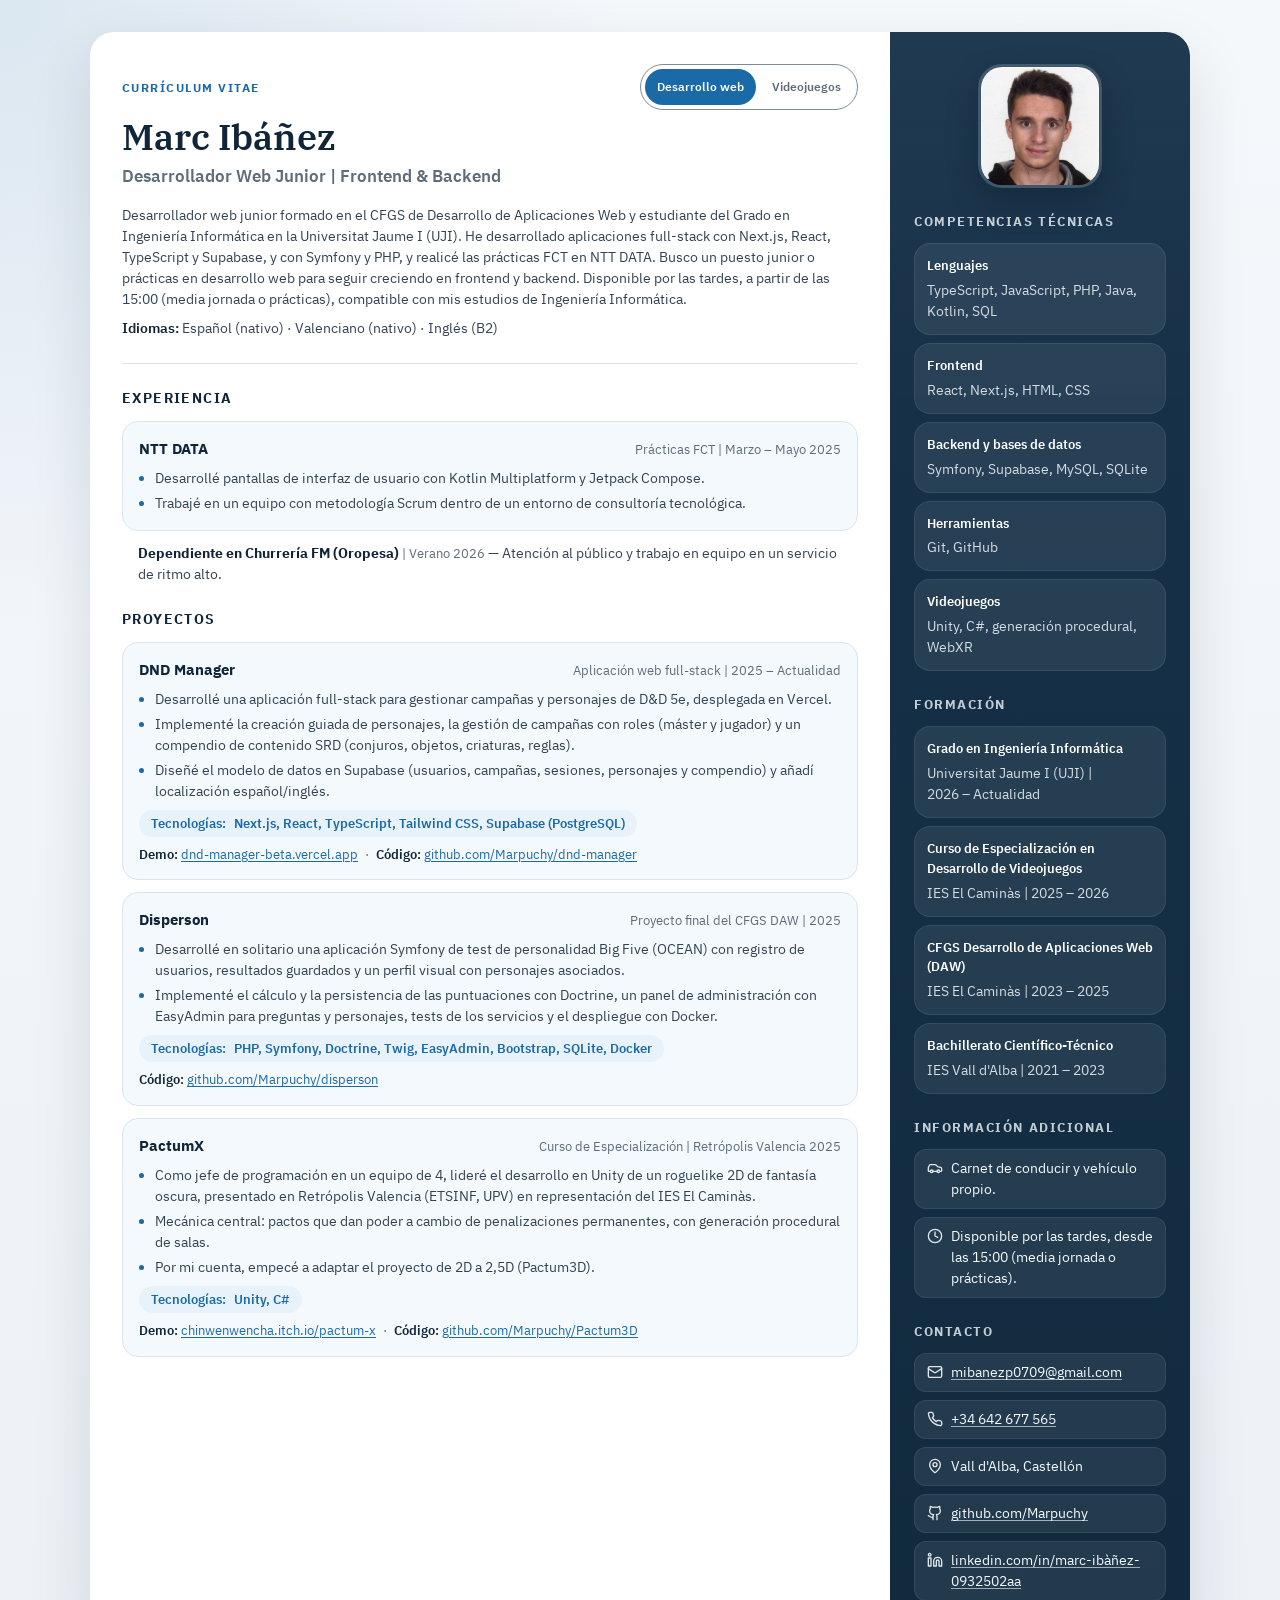
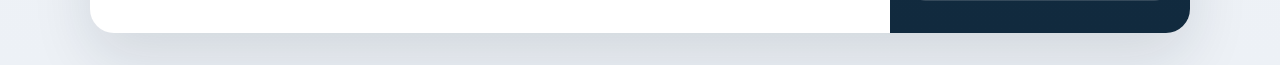
<file: index.html>
<!DOCTYPE html>
<html lang="es">
<head>
    <meta charset="UTF-8">
    <meta name="viewport" content="width=device-width, initial-scale=1.0">
    <meta name="description" content="Currículum de Marc Ibáñez, desarrollador web junior (TypeScript, Next.js, React, Symfony, PHP).">
    <title>Currículum | Marc Ibáñez – Desarrollador web junior</title>
    <link rel="preload" href="fonts/ibm-plex-sans-latin-400-normal.woff2" as="font" type="font/woff2" crossorigin>
    <link rel="stylesheet" href="styles.css">
</head>
<body>
<!-- Generado por build.js a partir de data/cv.json: no editar a mano.
     El orden del DOM es el orden de lectura del PDF (ATS). -->
<main class="resume">
    <div class="content">
        <header class="hero">
            <div class="hero-top">
                <p class="eyebrow">Currículum Vitae</p>
                <nav class="version-switcher" aria-label="Versión del currículum">
                    <a class="version-link" href="." aria-current="page">Desarrollo web</a>
                    <a class="version-link" href="videojuegos/">Videojuegos</a>
                </nav>
            </div>

            <h1>Marc Ibáñez</h1>
            <p class="role">Desarrollador Web Junior | Frontend &amp; Backend</p>
            <p class="summary">Desarrollador web junior formado en el CFGS de Desarrollo de Aplicaciones Web y estudiante del Grado en Ingeniería Informática en la Universitat Jaume I (UJI). He desarrollado aplicaciones full-stack con Next.js, React, TypeScript y Supabase, y con Symfony y PHP, y realicé las prácticas FCT en NTT DATA. Busco un puesto junior o prácticas en desarrollo web para seguir creciendo en frontend y backend. Disponible por las tardes, a partir de las 15:00 (media jornada o prácticas), compatible con mis estudios de Ingeniería Informática.</p>
            <p class="spoken-languages"><strong>Idiomas:</strong> Español (nativo) · Valenciano (nativo) · Inglés (B2)</p>
        </header>

        <section class="section">
            <h2 class="section-title">Experiencia</h2>

            <article class="entry">
                <div class="entry-head">
                    <h3>NTT DATA</h3>
                    <span class="entry-meta">Prácticas FCT | Marzo – Mayo 2025</span>
                </div>
                <ul class="bullets">
                    <li>Desarrollé pantallas de interfaz de usuario con Kotlin Multiplatform y Jetpack Compose.</li>
                    <li>Trabajé en un equipo con metodología Scrum dentro de un entorno de consultoría tecnológica.</li>
                </ul>
            </article>

            <p class="entry-compact"><strong>Dependiente en Churrería FM (Oropesa)</strong> <span class="entry-meta">| Verano 2026</span> — Atención al público y trabajo en equipo en un servicio de ritmo alto.</p>
        </section>

        <section class="section">
            <h2 class="section-title">Proyectos</h2>

            <article class="entry">
                <div class="entry-head">
                    <h3>DND Manager</h3>
                    <span class="entry-meta">Aplicación web full-stack | 2025 – Actualidad</span>
                </div>
                <ul class="bullets">
                    <li>Desarrollé una aplicación full-stack para gestionar campañas y personajes de D&amp;D 5e, desplegada en Vercel.</li>
                    <li>Implementé la creación guiada de personajes, la gestión de campañas con roles (máster y jugador) y un compendio de contenido SRD (conjuros, objetos, criaturas, reglas).</li>
                    <li>Diseñé el modelo de datos en Supabase (usuarios, campañas, sesiones, personajes y compendio) y añadí localización español/inglés.</li>
                </ul>
                <p class="tech-line"><span class="tech-label">Tecnologías:</span> Next.js, React, TypeScript, Tailwind CSS, Supabase (PostgreSQL)</p>
                <p class="links-line"><span class="link-label">Demo:</span> <a href="https://dnd-manager-beta.vercel.app" target="_blank" rel="noreferrer"><span class="nobr">dnd-manager-beta.vercel.app</span></a> <span class="sep" aria-hidden="true">·</span> <span class="link-label">Código:</span> <a href="https://github.com/Marpuchy/dnd-manager" target="_blank" rel="noreferrer"><span class="nobr">github.com/Marpuchy/dnd-manager</span></a></p>
            </article>

            <article class="entry">
                <div class="entry-head">
                    <h3>Disperson</h3>
                    <span class="entry-meta">Proyecto final del CFGS DAW | 2025</span>
                </div>
                <ul class="bullets">
                    <li>Desarrollé en solitario una aplicación Symfony de test de personalidad Big Five (OCEAN) con registro de usuarios, resultados guardados y un perfil visual con personajes asociados.</li>
                    <li>Implementé el cálculo y la persistencia de las puntuaciones con Doctrine, un panel de administración con EasyAdmin para preguntas y personajes, tests de los servicios y el despliegue con Docker.</li>
                </ul>
                <p class="tech-line"><span class="tech-label">Tecnologías:</span> PHP, Symfony, Doctrine, Twig, EasyAdmin, Bootstrap, SQLite, Docker</p>
                <p class="links-line"><span class="link-label">Código:</span> <a href="https://github.com/Marpuchy/disperson" target="_blank" rel="noreferrer"><span class="nobr">github.com/Marpuchy/disperson</span></a></p>
            </article>

            <article class="entry">
                <div class="entry-head">
                    <h3>PactumX</h3>
                    <span class="entry-meta">Curso de Especialización | Retrópolis Valencia 2025</span>
                </div>
                <ul class="bullets">
                    <li>Como jefe de programación en un equipo de 4, lideré el desarrollo en Unity de un roguelike 2D de fantasía oscura, presentado en Retrópolis Valencia (ETSINF, UPV) en representación del IES El Caminàs.</li>
                    <li>Mecánica central: pactos que dan poder a cambio de penalizaciones permanentes, con generación procedural de salas.</li>
                    <li>Por mi cuenta, empecé a adaptar el proyecto de 2D a 2,5D (Pactum3D).</li>
                </ul>
                <p class="tech-line"><span class="tech-label">Tecnologías:</span> Unity, C#</p>
                <p class="links-line"><span class="link-label">Demo:</span> <a href="https://chinwenwencha.itch.io/pactum-x" target="_blank" rel="noreferrer"><span class="nobr">chinwenwencha.itch.io/pactum-x</span></a> <span class="sep" aria-hidden="true">·</span> <span class="link-label">Código:</span> <a href="https://github.com/Marpuchy/Pactum3D" target="_blank" rel="noreferrer"><span class="nobr">github.com/Marpuchy/Pactum3D</span></a></p>
            </article>
        </section>
    </div>

    <aside class="sidebar">
        <img src="img.png" alt="Foto de perfil de Marc Ibáñez" class="profile-picture">

        <section class="panel">
            <h2 class="panel-title">Competencias técnicas</h2>
            <div class="skill-group">
                <h3>Lenguajes</h3>
                <p>TypeScript, JavaScript, PHP, Java, Kotlin, SQL</p>
            </div>
            <div class="skill-group">
                <h3>Frontend</h3>
                <p>React, Next.js, HTML, CSS</p>
            </div>
            <div class="skill-group">
                <h3>Backend y bases de datos</h3>
                <p>Symfony, Supabase, MySQL, SQLite</p>
            </div>
            <div class="skill-group">
                <h3>Herramientas</h3>
                <p>Git, GitHub</p>
            </div>
            <div class="skill-group">
                <h3>Videojuegos</h3>
                <p>Unity, C#, generación procedural, WebXR</p>
            </div>
        </section>

        <section class="panel">
            <h2 class="panel-title">Formación</h2>
            <div class="study">
                <h3>Grado en Ingeniería Informática</h3>
                <p>Universitat Jaume I (UJI) | <span class="dates">2026 – Actualidad</span></p>
            </div>
            <div class="study">
                <h3>Curso de Especialización en Desarrollo de Videojuegos</h3>
                <p>IES El Caminàs | <span class="dates">2025 – 2026</span></p>
            </div>
            <div class="study">
                <h3>CFGS Desarrollo de Aplicaciones Web (DAW)</h3>
                <p>IES El Caminàs | <span class="dates">2023 – 2025</span></p>
            </div>
            <div class="study">
                <h3>Bachillerato Científico-Técnico</h3>
                <p>IES Vall d'Alba | <span class="dates">2021 – 2023</span></p>
            </div>
        </section>

        <section class="panel">
            <h2 class="panel-title">Información adicional</h2>
            <ul class="info-list">
                <li class="contact-item"><svg class="icon" aria-hidden="true" viewBox="0 0 24 24"><path d="M19 17h2c.6 0 1-.4 1-1v-3c0-.9-.7-1.7-1.5-1.9C18.7 10.6 16 10 16 10s-1.3-1.4-2.2-2.3c-.5-.4-1.1-.7-1.8-.7H5c-.6 0-1.1.4-1.4.9l-1.4 2.9A3.7 3.7 0 0 0 2 12v4c0 .6.4 1 1 1h2"/><circle cx="7" cy="17" r="2"/><path d="M9 17h6"/><circle cx="17" cy="17" r="2"/></svg><span>Carnet de conducir y vehículo propio.</span></li>
                <li class="contact-item"><svg class="icon" aria-hidden="true" viewBox="0 0 24 24"><circle cx="12" cy="12" r="10"/><polyline points="12 6 12 12 16 14"/></svg><span>Disponible por las tardes, desde las 15:00 (media jornada o prácticas).</span></li>
            </ul>
        </section>

        <section class="panel">
            <h2 class="panel-title">Contacto</h2>
            <ul class="info-list contact-list">
                <li class="contact-item"><svg class="icon" aria-hidden="true" viewBox="0 0 24 24"><rect width="20" height="16" x="2" y="4" rx="2"/><path d="m22 7-8.97 5.7a1.94 1.94 0 0 1-2.06 0L2 7"/></svg><a href="mailto:mibanezp0709@gmail.com">mibanezp0709@gmail.com</a></li>
                <li class="contact-item"><svg class="icon" aria-hidden="true" viewBox="0 0 24 24"><path d="M22 16.92v3a2 2 0 0 1-2.18 2 19.79 19.79 0 0 1-8.63-3.07 19.5 19.5 0 0 1-6-6 19.79 19.79 0 0 1-3.07-8.67A2 2 0 0 1 4.11 2h3a2 2 0 0 1 2 1.72 12.84 12.84 0 0 0 .7 2.81 2 2 0 0 1-.45 2.11L8.09 9.91a16 16 0 0 0 6 6l1.27-1.27a2 2 0 0 1 2.11-.45 12.84 12.84 0 0 0 2.81.7A2 2 0 0 1 22 16.92z"/></svg><a href="tel:+34642677565">+34 642 677 565</a></li>
                <li class="contact-item"><svg class="icon" aria-hidden="true" viewBox="0 0 24 24"><path d="M20 10c0 4.993-5.539 10.193-7.399 11.799a1 1 0 0 1-1.202 0C9.539 20.193 4 14.993 4 10a8 8 0 0 1 16 0"/><circle cx="12" cy="10" r="3"/></svg><span>Vall d'Alba, Castellón</span></li>
                <li class="contact-item"><svg class="icon" aria-hidden="true" viewBox="0 0 24 24"><path d="M15 22v-4a4.8 4.8 0 0 0-1-3.5c3 0 6-2 6-5.5.08-1.25-.27-2.48-1-3.5.28-1.15.28-2.35 0-3.5 0 0-1 0-3 1.5-2.64-.5-5.36-.5-8 0C6 2 5 2 5 2c-.3 1.15-.3 2.35 0 3.5A5.403 5.403 0 0 0 4 9c0 3.5 3 5.5 6 5.5-.39.49-.68 1.05-.85 1.65-.17.6-.22 1.23-.15 1.85v4"/><path d="M9 18c-4.51 2-5-2-7-2"/></svg><a href="https://github.com/Marpuchy" target="_blank" rel="noreferrer"><span class="nobr">github.com/</span><wbr><span class="nobr">Marpuchy</span></a></li>
                <li class="contact-item"><svg class="icon" aria-hidden="true" viewBox="0 0 24 24"><path d="M16 8a6 6 0 0 1 6 6v7h-4v-7a2 2 0 0 0-2-2 2 2 0 0 0-2 2v7h-4v-7a6 6 0 0 1 6-6z"/><rect width="4" height="12" x="2" y="9"/><circle cx="4" cy="4" r="2"/></svg><a href="https://www.linkedin.com/in/marc-ib%C3%A0%C3%B1ez-0932502aa/" target="_blank" rel="noreferrer"><span class="nobr">linkedin.com/</span><wbr><span class="nobr">in/</span><wbr><span class="nobr">marc-ibàñez-0932502aa</span></a></li>
            </ul>
        </section>
    </aside>
</main>
</body>
</html>
</file>
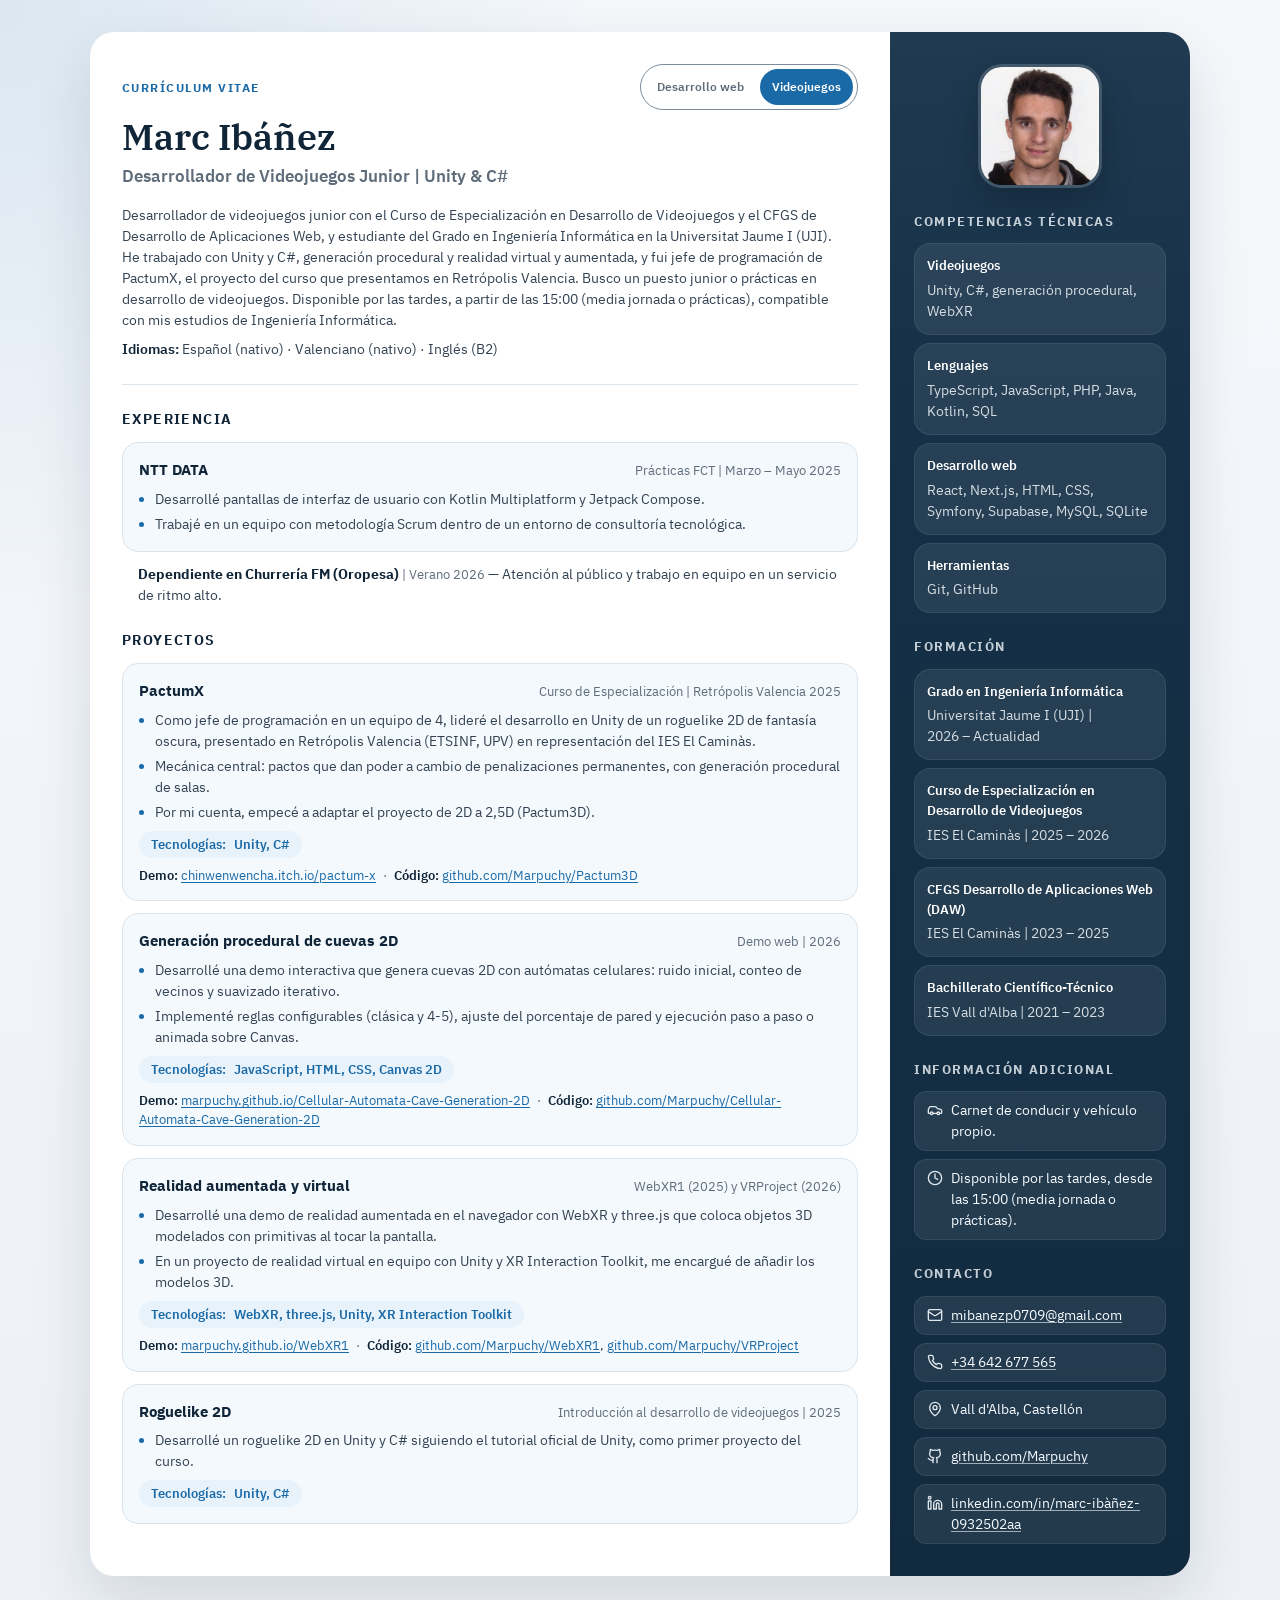
<file: videojuegos/index.html>
<!DOCTYPE html>
<html lang="es">
<head>
    <meta charset="UTF-8">
    <meta name="viewport" content="width=device-width, initial-scale=1.0">
    <meta name="description" content="Currículum de Marc Ibáñez, desarrollador de videojuegos junior (Unity, C#, generación procedural, WebXR).">
    <title>Currículum | Marc Ibáñez – Desarrollador de videojuegos junior</title>
    <link rel="preload" href="../fonts/ibm-plex-sans-latin-400-normal.woff2" as="font" type="font/woff2" crossorigin>
    <link rel="stylesheet" href="../styles.css">
</head>
<body>
<!-- Generado por build.js a partir de data/cv.json: no editar a mano.
     El orden del DOM es el orden de lectura del PDF (ATS). -->
<main class="resume">
    <div class="content">
        <header class="hero">
            <div class="hero-top">
                <p class="eyebrow">Currículum Vitae</p>
                <nav class="version-switcher" aria-label="Versión del currículum">
                    <a class="version-link" href="../.">Desarrollo web</a>
                    <a class="version-link" href="../videojuegos/" aria-current="page">Videojuegos</a>
                </nav>
            </div>

            <h1>Marc Ibáñez</h1>
            <p class="role">Desarrollador de Videojuegos Junior | Unity &amp; C#</p>
            <p class="summary">Desarrollador de videojuegos junior con el Curso de Especialización en Desarrollo de Videojuegos y el CFGS de Desarrollo de Aplicaciones Web, y estudiante del Grado en Ingeniería Informática en la Universitat Jaume I (UJI). He trabajado con Unity y C#, generación procedural y realidad virtual y aumentada, y fui jefe de programación de PactumX, el proyecto del curso que presentamos en Retrópolis Valencia. Busco un puesto junior o prácticas en desarrollo de videojuegos. Disponible por las tardes, a partir de las 15:00 (media jornada o prácticas), compatible con mis estudios de Ingeniería Informática.</p>
            <p class="spoken-languages"><strong>Idiomas:</strong> Español (nativo) · Valenciano (nativo) · Inglés (B2)</p>
        </header>

        <section class="section">
            <h2 class="section-title">Experiencia</h2>

            <article class="entry">
                <div class="entry-head">
                    <h3>NTT DATA</h3>
                    <span class="entry-meta">Prácticas FCT | Marzo – Mayo 2025</span>
                </div>
                <ul class="bullets">
                    <li>Desarrollé pantallas de interfaz de usuario con Kotlin Multiplatform y Jetpack Compose.</li>
                    <li>Trabajé en un equipo con metodología Scrum dentro de un entorno de consultoría tecnológica.</li>
                </ul>
            </article>

            <p class="entry-compact"><strong>Dependiente en Churrería FM (Oropesa)</strong> <span class="entry-meta">| Verano 2026</span> — Atención al público y trabajo en equipo en un servicio de ritmo alto.</p>
        </section>

        <section class="section">
            <h2 class="section-title">Proyectos</h2>

            <article class="entry">
                <div class="entry-head">
                    <h3>PactumX</h3>
                    <span class="entry-meta">Curso de Especialización | Retrópolis Valencia 2025</span>
                </div>
                <ul class="bullets">
                    <li>Como jefe de programación en un equipo de 4, lideré el desarrollo en Unity de un roguelike 2D de fantasía oscura, presentado en Retrópolis Valencia (ETSINF, UPV) en representación del IES El Caminàs.</li>
                    <li>Mecánica central: pactos que dan poder a cambio de penalizaciones permanentes, con generación procedural de salas.</li>
                    <li>Por mi cuenta, empecé a adaptar el proyecto de 2D a 2,5D (Pactum3D).</li>
                </ul>
                <p class="tech-line"><span class="tech-label">Tecnologías:</span> Unity, C#</p>
                <p class="links-line"><span class="link-label">Demo:</span> <a href="https://chinwenwencha.itch.io/pactum-x" target="_blank" rel="noreferrer"><span class="nobr">chinwenwencha.itch.io/pactum-x</span></a> <span class="sep" aria-hidden="true">·</span> <span class="link-label">Código:</span> <a href="https://github.com/Marpuchy/Pactum3D" target="_blank" rel="noreferrer"><span class="nobr">github.com/Marpuchy/Pactum3D</span></a></p>
            </article>

            <article class="entry">
                <div class="entry-head">
                    <h3>Generación procedural de cuevas 2D</h3>
                    <span class="entry-meta">Demo web | 2026</span>
                </div>
                <ul class="bullets">
                    <li>Desarrollé una demo interactiva que genera cuevas 2D con autómatas celulares: ruido inicial, conteo de vecinos y suavizado iterativo.</li>
                    <li>Implementé reglas configurables (clásica y 4-5), ajuste del porcentaje de pared y ejecución paso a paso o animada sobre Canvas.</li>
                </ul>
                <p class="tech-line"><span class="tech-label">Tecnologías:</span> JavaScript, HTML, CSS, Canvas 2D</p>
                <p class="links-line"><span class="link-label">Demo:</span> <a href="https://marpuchy.github.io/Cellular-Automata-Cave-Generation-2D/" target="_blank" rel="noreferrer"><span class="nobr">marpuchy.github.io/Cellular-Automata-Cave-Generation-2D</span></a> <span class="sep" aria-hidden="true">·</span> <span class="link-label">Código:</span> <a href="https://github.com/Marpuchy/Cellular-Automata-Cave-Generation-2D" target="_blank" rel="noreferrer"><span class="nobr">github.com/Marpuchy/Cellular-Automata-Cave-Generation-2D</span></a></p>
            </article>

            <article class="entry">
                <div class="entry-head">
                    <h3>Realidad aumentada y virtual</h3>
                    <span class="entry-meta">WebXR1 (2025) y VRProject (2026)</span>
                </div>
                <ul class="bullets">
                    <li>Desarrollé una demo de realidad aumentada en el navegador con WebXR y three.js que coloca objetos 3D modelados con primitivas al tocar la pantalla.</li>
                    <li>En un proyecto de realidad virtual en equipo con Unity y XR Interaction Toolkit, me encargué de añadir los modelos 3D.</li>
                </ul>
                <p class="tech-line"><span class="tech-label">Tecnologías:</span> WebXR, three.js, Unity, XR Interaction Toolkit</p>
                <p class="links-line"><span class="link-label">Demo:</span> <a href="https://marpuchy.github.io/WebXR1/" target="_blank" rel="noreferrer"><span class="nobr">marpuchy.github.io/WebXR1</span></a> <span class="sep" aria-hidden="true">·</span> <span class="link-label">Código:</span> <a href="https://github.com/Marpuchy/WebXR1" target="_blank" rel="noreferrer"><span class="nobr">github.com/Marpuchy/WebXR1</span></a>, <a href="https://github.com/Marpuchy/VRProject" target="_blank" rel="noreferrer"><span class="nobr">github.com/Marpuchy/VRProject</span></a></p>
            </article>

            <article class="entry">
                <div class="entry-head">
                    <h3>Roguelike 2D</h3>
                    <span class="entry-meta">Introducción al desarrollo de videojuegos | 2025</span>
                </div>
                <ul class="bullets">
                    <li>Desarrollé un roguelike 2D en Unity y C# siguiendo el tutorial oficial de Unity, como primer proyecto del curso.</li>
                </ul>
                <p class="tech-line"><span class="tech-label">Tecnologías:</span> Unity, C#</p>
            </article>
        </section>
    </div>

    <aside class="sidebar">
        <img src="../img.png" alt="Foto de perfil de Marc Ibáñez" class="profile-picture">

        <section class="panel">
            <h2 class="panel-title">Competencias técnicas</h2>
            <div class="skill-group">
                <h3>Videojuegos</h3>
                <p>Unity, C#, generación procedural, WebXR</p>
            </div>
            <div class="skill-group">
                <h3>Lenguajes</h3>
                <p>TypeScript, JavaScript, PHP, Java, Kotlin, SQL</p>
            </div>
            <div class="skill-group">
                <h3>Desarrollo web</h3>
                <p>React, Next.js, HTML, CSS, Symfony, Supabase, MySQL, SQLite</p>
            </div>
            <div class="skill-group">
                <h3>Herramientas</h3>
                <p>Git, GitHub</p>
            </div>
        </section>

        <section class="panel">
            <h2 class="panel-title">Formación</h2>
            <div class="study">
                <h3>Grado en Ingeniería Informática</h3>
                <p>Universitat Jaume I (UJI) | <span class="dates">2026 – Actualidad</span></p>
            </div>
            <div class="study">
                <h3>Curso de Especialización en Desarrollo de Videojuegos</h3>
                <p>IES El Caminàs | <span class="dates">2025 – 2026</span></p>
            </div>
            <div class="study">
                <h3>CFGS Desarrollo de Aplicaciones Web (DAW)</h3>
                <p>IES El Caminàs | <span class="dates">2023 – 2025</span></p>
            </div>
            <div class="study">
                <h3>Bachillerato Científico-Técnico</h3>
                <p>IES Vall d'Alba | <span class="dates">2021 – 2023</span></p>
            </div>
        </section>

        <section class="panel">
            <h2 class="panel-title">Información adicional</h2>
            <ul class="info-list">
                <li class="contact-item"><svg class="icon" aria-hidden="true" viewBox="0 0 24 24"><path d="M19 17h2c.6 0 1-.4 1-1v-3c0-.9-.7-1.7-1.5-1.9C18.7 10.6 16 10 16 10s-1.3-1.4-2.2-2.3c-.5-.4-1.1-.7-1.8-.7H5c-.6 0-1.1.4-1.4.9l-1.4 2.9A3.7 3.7 0 0 0 2 12v4c0 .6.4 1 1 1h2"/><circle cx="7" cy="17" r="2"/><path d="M9 17h6"/><circle cx="17" cy="17" r="2"/></svg><span>Carnet de conducir y vehículo propio.</span></li>
                <li class="contact-item"><svg class="icon" aria-hidden="true" viewBox="0 0 24 24"><circle cx="12" cy="12" r="10"/><polyline points="12 6 12 12 16 14"/></svg><span>Disponible por las tardes, desde las 15:00 (media jornada o prácticas).</span></li>
            </ul>
        </section>

        <section class="panel">
            <h2 class="panel-title">Contacto</h2>
            <ul class="info-list contact-list">
                <li class="contact-item"><svg class="icon" aria-hidden="true" viewBox="0 0 24 24"><rect width="20" height="16" x="2" y="4" rx="2"/><path d="m22 7-8.97 5.7a1.94 1.94 0 0 1-2.06 0L2 7"/></svg><a href="mailto:mibanezp0709@gmail.com">mibanezp0709@gmail.com</a></li>
                <li class="contact-item"><svg class="icon" aria-hidden="true" viewBox="0 0 24 24"><path d="M22 16.92v3a2 2 0 0 1-2.18 2 19.79 19.79 0 0 1-8.63-3.07 19.5 19.5 0 0 1-6-6 19.79 19.79 0 0 1-3.07-8.67A2 2 0 0 1 4.11 2h3a2 2 0 0 1 2 1.72 12.84 12.84 0 0 0 .7 2.81 2 2 0 0 1-.45 2.11L8.09 9.91a16 16 0 0 0 6 6l1.27-1.27a2 2 0 0 1 2.11-.45 12.84 12.84 0 0 0 2.81.7A2 2 0 0 1 22 16.92z"/></svg><a href="tel:+34642677565">+34 642 677 565</a></li>
                <li class="contact-item"><svg class="icon" aria-hidden="true" viewBox="0 0 24 24"><path d="M20 10c0 4.993-5.539 10.193-7.399 11.799a1 1 0 0 1-1.202 0C9.539 20.193 4 14.993 4 10a8 8 0 0 1 16 0"/><circle cx="12" cy="10" r="3"/></svg><span>Vall d'Alba, Castellón</span></li>
                <li class="contact-item"><svg class="icon" aria-hidden="true" viewBox="0 0 24 24"><path d="M15 22v-4a4.8 4.8 0 0 0-1-3.5c3 0 6-2 6-5.5.08-1.25-.27-2.48-1-3.5.28-1.15.28-2.35 0-3.5 0 0-1 0-3 1.5-2.64-.5-5.36-.5-8 0C6 2 5 2 5 2c-.3 1.15-.3 2.35 0 3.5A5.403 5.403 0 0 0 4 9c0 3.5 3 5.5 6 5.5-.39.49-.68 1.05-.85 1.65-.17.6-.22 1.23-.15 1.85v4"/><path d="M9 18c-4.51 2-5-2-7-2"/></svg><a href="https://github.com/Marpuchy" target="_blank" rel="noreferrer"><span class="nobr">github.com/</span><wbr><span class="nobr">Marpuchy</span></a></li>
                <li class="contact-item"><svg class="icon" aria-hidden="true" viewBox="0 0 24 24"><path d="M16 8a6 6 0 0 1 6 6v7h-4v-7a2 2 0 0 0-2-2 2 2 0 0 0-2 2v7h-4v-7a6 6 0 0 1 6-6z"/><rect width="4" height="12" x="2" y="9"/><circle cx="4" cy="4" r="2"/></svg><a href="https://www.linkedin.com/in/marc-ib%C3%A0%C3%B1ez-0932502aa/" target="_blank" rel="noreferrer"><span class="nobr">linkedin.com/</span><wbr><span class="nobr">in/</span><wbr><span class="nobr">marc-ibàñez-0932502aa</span></a></li>
            </ul>
        </section>
    </aside>
</main>
</body>
</html>
</file>
<file: styles.css>
/* Fuentes estáticas alojadas en el repo (OFL, ver fonts/OFL.txt). No usar Google Fonts:
   sirve fuentes variables que Chrome incrusta en el PDF como Type 3, peor para los ATS. */
@font-face {
    font-family: "IBM Plex Sans";
    font-style: normal;
    font-weight: 400;
    font-display: swap;
    src: url("fonts/ibm-plex-sans-latin-400-normal.woff2") format("woff2");
}

@font-face {
    font-family: "IBM Plex Sans";
    font-style: normal;
    font-weight: 600;
    font-display: swap;
    src: url("fonts/ibm-plex-sans-latin-600-normal.woff2") format("woff2");
}

@font-face {
    font-family: "IBM Plex Sans";
    font-style: normal;
    font-weight: 700;
    font-display: swap;
    src: url("fonts/ibm-plex-sans-latin-700-normal.woff2") format("woff2");
}

@font-face {
    font-family: "IBM Plex Serif";
    font-style: normal;
    font-weight: 600;
    font-display: swap;
    src: url("fonts/ibm-plex-serif-latin-600-normal.woff2") format("woff2");
}

/* Tokens: ver .claude/skills/curriculum-design-system/SKILL.md */
:root {
    --surface: #edf1f6;
    --paper: #ffffff;
    --panel-raised: #f4f9fd;
    --ink: #17212b;
    --ink-strong: #102538;
    --ink-body: #334252;
    --ink-muted: #5f6c7a;
    --border: #dbe4ec;
    --border-control: #7d8b99;
    --accent: #1b6aa8;
    --accent-soft: #e8f2fa;
    --focus: #1b6aa8;

    --sidebar: #17324a;
    --sidebar-end: #112a3e;
    --side-ink: #f6fbff;
    --side-ink-body: rgba(246, 251, 255, 0.84);
    --side-ink-muted: rgba(246, 251, 255, 0.78);
    --side-raised: rgba(255, 255, 255, 0.08);
    --side-border: rgba(255, 255, 255, 0.08);
    --side-accent: #8cc8f5;
    --side-ink-strong: #ffffff;
    --side-underline: rgba(246, 251, 255, 0.6);
    --side-highlight: rgba(255, 255, 255, 0.04);
    --photo-border: rgba(255, 255, 255, 0.16);
    --photo-shadow: 0 14px 32px rgba(0, 0, 0, 0.22);
    --surface-top: #f5f8fb;
    --surface-glow: rgba(27, 106, 168, 0.12);

    --print-side: #f3f6f9;
    --shadow: 0 24px 60px rgba(16, 31, 48, 0.12);
}

* {
    box-sizing: border-box;
    margin: 0;
    padding: 0;
}

html {
    font-size: 14px;
}

body {
    min-height: 100vh;
    padding: 32px;
    background:
        radial-gradient(circle at top left, var(--surface-glow), transparent 30%),
        linear-gradient(180deg, var(--surface-top) 0%, var(--surface) 100%);
    color: var(--ink);
    font-family: "IBM Plex Sans", sans-serif;
    line-height: 1.5;
}

a {
    color: inherit;
    text-decoration: underline;
    text-decoration-color: currentColor;
    text-decoration-thickness: 1px;
    text-underline-offset: 2px;
}

:focus-visible {
    outline: 2px solid var(--focus);
    outline-offset: 2px;
    border-radius: 4px;
}

.resume {
    max-width: 1100px;
    margin: 0 auto;
    display: grid;
    grid-template-columns: minmax(0, 1fr) 300px;
    background: var(--paper);
    border-radius: 24px;
    overflow: hidden;
    box-shadow: var(--shadow);
}

/* ---------- Contenido principal ---------- */

.content {
    padding: 32px;
}

.hero {
    padding-bottom: 24px;
    border-bottom: 1px solid var(--border);
}

.hero-top {
    display: flex;
    align-items: center;
    justify-content: space-between;
    gap: 16px;
}

.eyebrow {
    color: var(--accent);
    font-size: 0.88rem;
    font-weight: 700;
    letter-spacing: 0.12em;
    text-transform: uppercase;
}

.version-switcher {
    display: inline-flex;
    align-items: center;
    gap: 4px;
    padding: 4px;
    border: 1px solid var(--border-control);
    border-radius: 999px;
    background: var(--paper);
}

.version-link {
    display: inline-flex;
    align-items: center;
    min-height: 36px;
    border-radius: 999px;
    padding: 4px 12px;
    color: var(--ink-muted);
    font-size: 0.86rem;
    font-weight: 600;
    text-decoration: none;
}

.version-link:hover {
    color: var(--accent);
    text-decoration: underline;
}

.version-link[aria-current="page"] {
    background: var(--accent);
    color: var(--paper);
    text-decoration: none;
}

.hero h1 {
    margin-top: 8px;
    font-family: "IBM Plex Serif", serif;
    font-size: 2.6rem;
    font-weight: 600;
    line-height: 1.05;
    color: var(--ink-strong);
}

.role {
    margin-top: 8px;
    font-size: 1.18rem;
    font-weight: 600;
    color: var(--ink-muted);
}

.summary {
    margin-top: 16px;
    max-width: 720px;
    color: var(--ink-body);
    font-size: 1rem;
}

.spoken-languages {
    margin-top: 8px;
    color: var(--ink-body);
}

.spoken-languages strong {
    font-weight: 600;
    color: var(--ink-strong);
}

.section {
    margin-top: 24px;
}

.section-title {
    margin-bottom: 12px;
    font-size: 1rem;
    font-weight: 700;
    letter-spacing: 0.1em;
    text-transform: uppercase;
    color: var(--ink-strong);
}

.entry {
    padding: 16px;
    border: 1px solid var(--border);
    border-radius: 16px;
    background: var(--panel-raised);
}

.entry + .entry {
    margin-top: 12px;
}

.entry-head {
    display: flex;
    align-items: baseline;
    justify-content: space-between;
    gap: 12px;
    margin-bottom: 8px;
}

.entry-head h3 {
    font-size: 1.04rem;
    font-weight: 700;
    color: var(--ink-strong);
}

.entry-meta {
    color: var(--ink-muted);
    font-size: 0.92rem;
    text-align: right;
    font-variant-numeric: tabular-nums;
}

.entry p {
    color: var(--ink-body);
}

.bullets {
    padding-left: 16px;
    color: var(--ink-body);
}

.bullets li + li {
    margin-top: 4px;
}

.bullets li::marker {
    color: var(--accent);
}

.links-line {
    margin-top: 8px;
    font-size: 0.9rem;
    overflow-wrap: anywhere;
}

.links-line a {
    color: var(--accent);
}

.link-label {
    font-weight: 600;
    color: var(--ink-strong);
}

.sep {
    margin: 0 4px;
    color: var(--ink-muted);
}

.entry-compact {
    margin-top: 12px;
    padding: 0 16px;
    color: var(--ink-body);
}

.entry-compact strong {
    font-weight: 700;
    color: var(--ink-strong);
}

.entry-compact .entry-meta {
    font-size: 0.92rem;
}

.entry .tech-line {
    margin-top: 8px;
    display: inline-flex;
    flex-wrap: wrap;
    gap: 4px 8px;
    padding: 4px 12px;
    border-radius: 999px;
    background: var(--accent-soft);
    color: var(--accent);
    font-size: 0.9rem;
    font-weight: 600;
}

.tech-label {
    white-space: nowrap;
}

/* ---------- Columna lateral ---------- */

.sidebar {
    background:
        linear-gradient(180deg, var(--side-highlight), transparent 24%),
        linear-gradient(180deg, var(--sidebar) 0%, var(--sidebar-end) 100%);
    color: var(--side-ink);
    padding: 32px 24px;
}

.sidebar :focus-visible {
    outline-color: var(--side-accent);
}

.profile-picture {
    width: 124px;
    height: 124px;
    border-radius: 24px;
    object-fit: cover;
    object-position: top;
    display: block;
    margin: 0 auto 24px;
    border: 3px solid var(--photo-border);
    box-shadow: var(--photo-shadow);
}

.panel + .panel {
    margin-top: 24px;
}

.panel-title {
    margin-bottom: 12px;
    font-size: 0.92rem;
    font-weight: 700;
    letter-spacing: 0.12em;
    text-transform: uppercase;
    color: var(--side-ink-muted);
}

.skill-group,
.study {
    padding: 12px;
    border-radius: 16px;
    background: var(--side-raised);
    border: 1px solid var(--side-border);
}

.skill-group + .skill-group,
.study + .study {
    margin-top: 8px;
}

.skill-group h3,
.study h3 {
    margin-bottom: 4px;
    font-size: 0.94rem;
    font-weight: 600;
    color: var(--side-ink-strong);
}

.skill-group p,
.study p {
    color: var(--side-ink-body);
}

.dates {
    font-variant-numeric: tabular-nums;
    white-space: nowrap;
}

.info-list {
    list-style: none;
    display: grid;
    gap: 8px;
}

.info-list li {
    padding: 8px 12px;
    border: 1px solid var(--side-border);
    border-radius: 12px;
    background: var(--side-raised);
}

.contact-item {
    display: flex;
    align-items: flex-start;
    gap: 8px;
}

.contact-item a,
.contact-item span {
    min-width: 0;
}

.links-line a,
.contact-item a {
    overflow-wrap: anywhere;
}

.contact-item a {
    text-decoration-color: var(--side-underline);
}

.icon {
    width: 16px;
    height: 16px;
    flex: 0 0 16px;
    fill: none;
    stroke: currentColor;
    stroke-width: 2;
    stroke-linecap: round;
    stroke-linejoin: round;
    margin-top: 2px;
    opacity: 0.9;
}

/* ---------- Responsive (solo pantalla: no debe afectar a la impresión) ---------- */

@media (pointer: coarse) {
    .version-link {
        min-height: 44px;
    }

    .contact-item a,
    .links-line a {
        display: inline-block;
        padding: 12px 0;
        margin: -12px 0;
    }
}

@media screen and (max-width: 900px) {
    body {
        padding: 16px;
    }

    .resume {
        grid-template-columns: minmax(0, 1fr);
    }

    .sidebar,
    .content {
        padding: 24px 16px;
    }

    .profile-picture {
        width: 112px;
        height: 112px;
    }
}

@media screen and (max-width: 640px) {
    .hero-top {
        flex-direction: column;
        align-items: flex-start;
    }

    .hero h1 {
        font-size: 2.2rem;
    }

    .entry-head {
        flex-direction: column;
        gap: 4px;
    }

    .entry-meta {
        text-align: left;
    }

    .entry .tech-line {
        border-radius: 12px;
    }
}

/* ---------- Impresión / PDF: A4, una página, dos columnas, fondo claro ---------- */

/* Margen 0 en @page: así Chrome no tiene hueco para imprimir encabezados/pies (fecha, URL)
   aunque estén activados en el diálogo. El margen real lo da el padding del body. */
@page {
    size: A4;
    margin: 0;
}

@media print {
    html {
        font-size: 8.4pt;
    }

    body {
        min-height: 0;
        padding: 12mm;
        background: var(--paper);
        line-height: 1.3;
    }

    a {
        text-decoration: none;
    }

    /* URL sin partir en el PDF: pdftotext borra el guion de final de línea y la URL llega rota al ATS */
    .nobr {
        white-space: nowrap;
    }

    .resume {
        /* Alto útil del A4 (297 − 2 × 12 mm) menos 1 mm de margen, para que el lateral llegue al pie */
        min-height: 272mm;
        max-width: none;
        grid-template-columns: minmax(0, 1fr) 60mm;
        column-gap: 6mm;
        border-radius: 0;
        box-shadow: none;
        overflow: visible;
    }

    .content {
        padding: 0;
    }

    .eyebrow,
    .version-switcher {
        display: none;
    }

    .hero {
        padding-bottom: 2.5mm;
    }

    .hero h1 {
        margin-top: 0;
        font-size: 23pt;
    }

    .role {
        margin-top: 1mm;
        font-size: 11.5pt;
    }

    .summary {
        margin-top: 2mm;
        max-width: none;
        font-size: 8.8pt;
    }

    .spoken-languages {
        margin-top: 1mm;
        font-size: 8.8pt;
    }

    .section {
        margin-top: 3.5mm;
    }

    .section-title,
    .panel-title {
        margin-bottom: 2mm;
        font-size: 9.5pt;
        letter-spacing: 0.06em;
        color: var(--ink-strong);
    }

    .entry {
        padding: 2mm 2.5mm;
        border: 0.5pt solid var(--border);
        border-radius: 2mm;
        background: var(--paper);
    }

    .entry + .entry {
        margin-top: 2mm;
    }

    .entry-head {
        margin-bottom: 1mm;
    }

    .entry-head h3 {
        font-size: 10pt;
    }

    .entry-meta {
        font-size: 8.5pt;
    }

    .bullets {
        padding-left: 3.5mm;
    }

    .bullets li + li {
        margin-top: 0.5mm;
    }

    /* Tecnologías y enlaces en el mismo párrafo para ahorrar líneas */
    .entry .links-line {
        display: inline;
        margin: 0;
        font-size: 8.2pt;
    }

    .entry .links-line::before {
        content: " · ";
        color: var(--ink-muted);
    }

    .entry-compact {
        margin-top: 2mm;
        padding: 0 3mm;
    }

    .entry-compact .entry-meta {
        font-size: inherit;
    }

    .entry .tech-line {
        display: inline;
        margin: 0;
        padding: 0;
        border-radius: 0;
        background: none;
        font-size: 8.2pt;
    }

    .entry .bullets {
        margin-bottom: 1mm;
    }

    .sidebar {
        background: var(--print-side);
        color: var(--ink);
        padding: 5mm 4mm;
        border-radius: 2mm;
        -webkit-print-color-adjust: exact;
        print-color-adjust: exact;
    }

    .profile-picture {
        width: 26mm;
        height: 26mm;
        margin-bottom: 4mm;
        border: 0;
        border-radius: 3mm;
        box-shadow: none;
    }

    .panel + .panel {
        margin-top: 4mm;
    }

    .skill-group,
    .study {
        padding: 0;
        border: 0;
        border-radius: 0;
        background: none;
    }

    .skill-group + .skill-group,
    .study + .study {
        margin-top: 1.5mm;
    }

    .skill-group h3,
    .study h3 {
        margin-bottom: 0;
        font-size: 8.8pt;
        color: var(--ink-strong);
    }

    .skill-group p,
    .study p {
        color: var(--ink-body);
    }

    .info-list {
        gap: 1mm;
    }

    .info-list li {
        padding: 0;
        border: 0;
        border-radius: 0;
        background: none;
    }

    .contact-item {
        gap: 2mm;
    }

    /* La URL de LinkedIn es larga: en el contacto se quitan los iconos y se reduce un punto
       para que todas las URL quepan en una línea (si se parten, el ATS las lee rotas). */
    .contact-list {
        font-size: 7.6pt;
    }

    .contact-list .icon {
        display: none;
    }

    .icon {
        width: 3.4mm;
        height: 3.4mm;
        flex-basis: 3.4mm;
        stroke-width: 1.75;
        margin-top: 0.4mm;
        color: var(--accent);
    }

    .entry,
    .entry-compact,
    .skill-group,
    .study,
    .info-list li,
    .panel {
        break-inside: avoid;
    }
}
</file>
